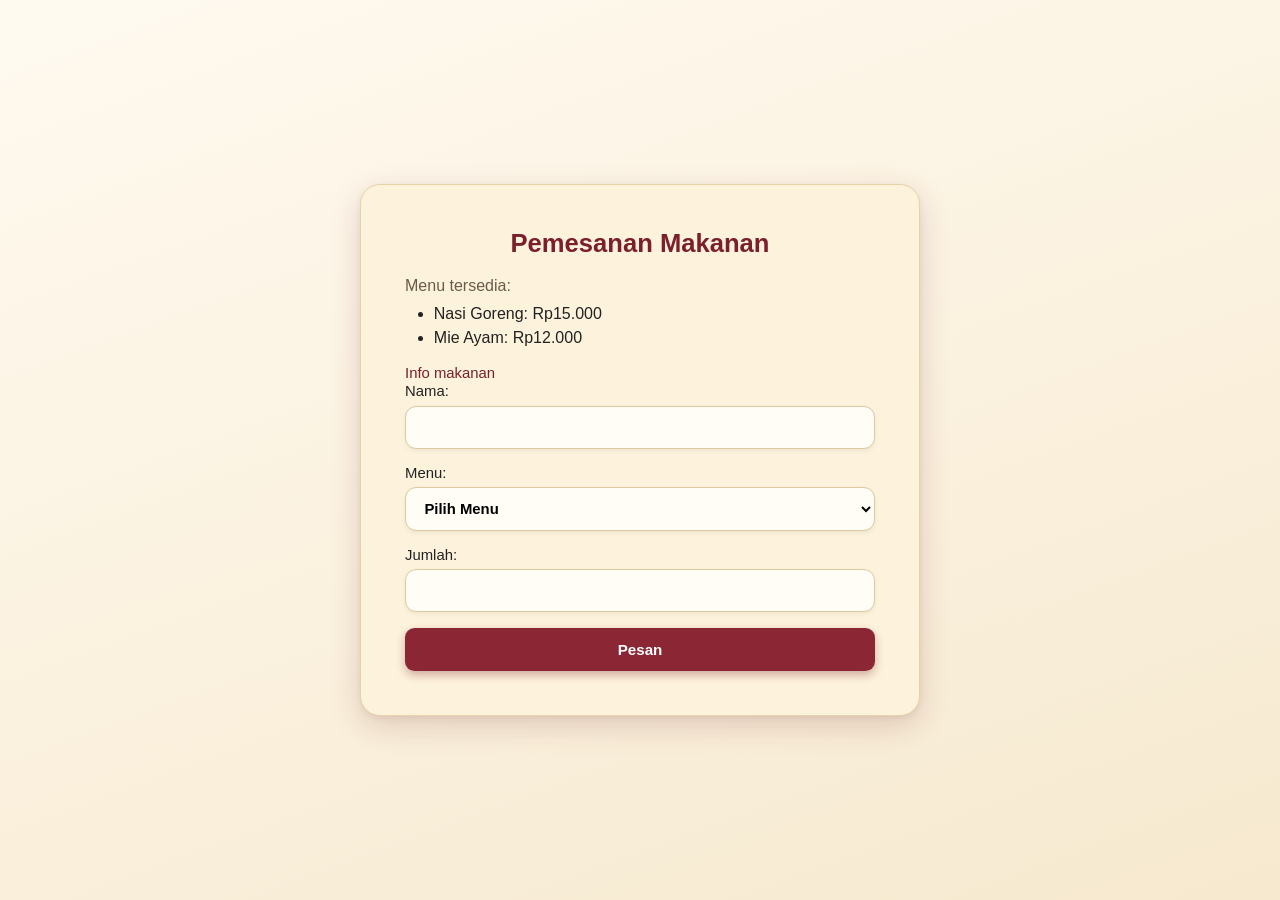
<file: index.html>
<!DOCTYPE html>
<html lang="id">
<head><meta charset="UTF-8"><meta name="viewport" content="width=device-width,initial-scale=1">
<title>Pemesanan Makanan</title><link rel="stylesheet" href="style.css"></head>
<body>
<div class="kartu">
  <h1>Pemesanan Makanan</h1>
  <p class="abu">Menu tersedia:</p>
  <ul>
    <li>Nasi Goreng: Rp15.000</li>
    <li>Mie Ayam: Rp12.000</li>
  </ul>

  <form id="formPesan" action="invoice.php" method="POST" novalidate>
    <input type="hidden" name="token" id="token">
    <fieldset>
      <legend><a href="info.html">Info makanan</a></legend>
      <label for="nama">Nama:</label>
      <input type="text" id="nama" name="nama">
      <div id="daftarBaris"></div>
    </fieldset>
    <div id="pesanError" class="error" style="display:none"></div>
    <button type="submit" class="tombol">Pesan</button>
  </form>
</div>
<script src="script.js"></script>
</body></html>
</file>
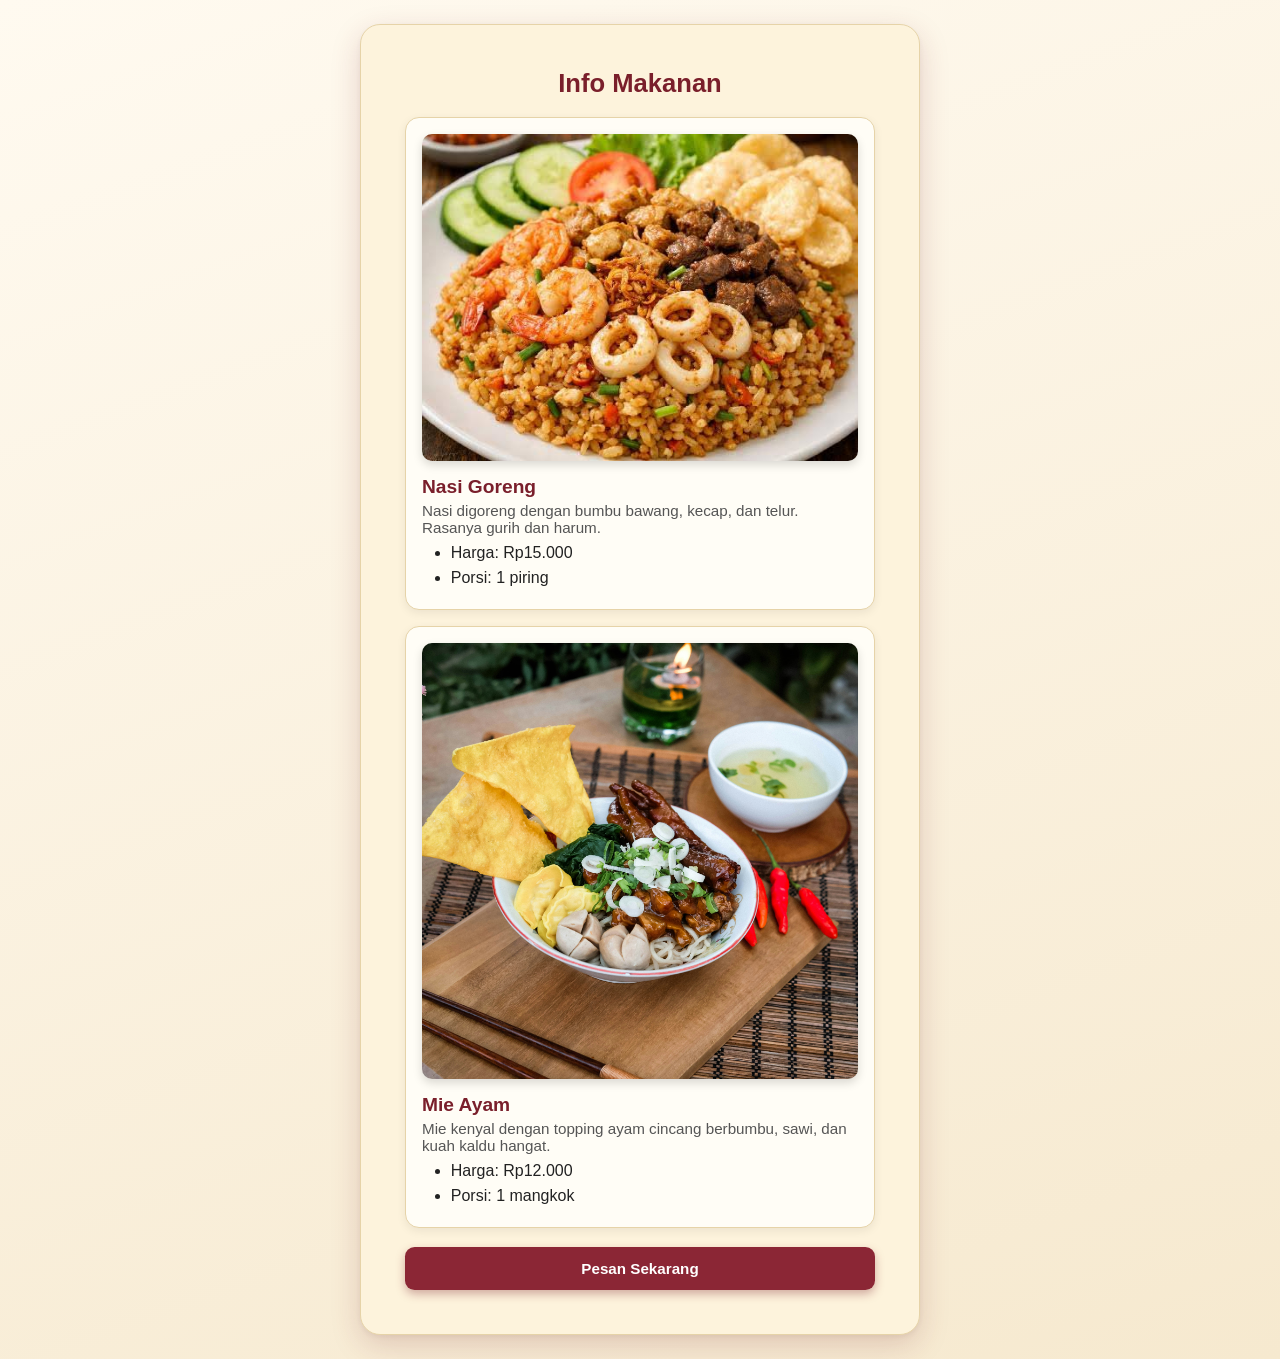
<file: info.html>
<!DOCTYPE html>
<html lang="id">
<head><meta charset="UTF-8"><meta name="viewport" content="width=device-width,initial-scale=1">
<title>Info Makanan</title><link rel="stylesheet" href="style.css"></head>
<body>
<div class="kartu">
  <h1>Info Makanan</h1>

  <div class="grid">
  <div class="menu-item">
    <img src="img/nasi_goreng.jpg" alt="Nasi Goreng">
    <h2>Nasi Goreng</h2>
    <p>Nasi digoreng dengan bumbu bawang, kecap, dan telur. Rasanya gurih dan harum.</p>
    <ul>
      <li>Harga: Rp15.000</li>
      <li>Porsi: 1 piring</li>
    </ul>
  </div>

  <div class="menu-item">
    <img src="img/mie_ayam.jpg" alt="Mie Ayam">
    <h2>Mie Ayam</h2>
    <p>Mie kenyal dengan topping ayam cincang berbumbu, sawi, dan kuah kaldu hangat.</p>
    <ul>
      <li>Harga: Rp12.000</li>
      <li>Porsi: 1 mangkok</li>
    </ul>
  </div>
  </div>

  <a class="tombol info-tombol" href="index.html">Pesan Sekarang</a>
</div>
</body></html>
</file>
<file: style.css>
/* ---------- Variabel warna ---------- */
:root {
  /* maroon */
  --maroon:         #7a1f2b;  /* judul, link, hover tombol */
  --maroon-tombol:  #8b2635;  /* tombol utama, header tabel */
  --maroon-terang:  #a8323f;  /* fokus input */
  --maroon-gelap:   #5a1520;  /* teks badge */
  --maroon-rgb:         122, 31, 43;   /* untuk bayangan */
  --maroon-terang-rgb:  168, 50, 63;

  /* cream */
  --cream:          #fdf3dc;  /* latar kartu */
  --cream-terang:   #fffdf6;  /* input, tabel, kotak info */
  --cream-tua:      #f3e3c0;  /* total, badge, hover */
  --latar-atas:     #fffaf0;  /* gradasi latar halaman */
  --latar-bawah:    #f6e9cf;

  /* garis */
  --garis:          #e6d3a8;  /* kartu & kotak */
  --garis-input:    #dcc9a0;  /* input & pemisah baris */
  --garis-tabel:    #eadfc6;
  --garis-badge:    #dcc590;

  /* teks */
  --teks:           #222;
  --teks-redup:     #6b5a4a;
  --teks-menu:      #555;
  --teks-kecil:     #777;

  /* error */
  --error-latar:    #fdecea;
  --error-garis:    #d9534f;
  --error-teks:     #a94442;
}


/* ---------- Dasar ---------- */
* { box-sizing: border-box; }

html { font-size: 16px; }

body {
  display: flex;
  min-height: 100vh;
  margin: 0;
  padding: 24px;
  font-family: Arial, Helvetica, sans-serif;
  color: var(--teks);
  background: linear-gradient(160deg, var(--latar-atas) 0%, var(--latar-bawah) 100%);
}

h1 {
  margin: 0 0 1.2rem;
  font-size: 1.6rem;
  text-align: center;
  color: var(--maroon);
}

ul { margin: 0 0 1.1rem; padding-left: 1.8rem; }
li { margin: .4rem 0; }

.abu { margin: 0 0 .6rem; color: var(--teks-redup); }


/* ---------- Kartu ---------- */
.kartu {
  width: 90%;
  max-width: 560px;
  margin: auto;
  padding: clamp(22px, 4vw, 44px);
  background: var(--cream);
  border: 1px solid var(--garis);
  border-radius: 20px;
  box-shadow: 0 10px 30px rgba(var(--maroon-rgb), .18), 0 2px 6px rgba(0, 0, 0, .06);
  animation: muncul .5s ease both;
  transition: box-shadow .3s;
}
.kartu:hover {
  box-shadow: 0 16px 40px rgba(var(--maroon-rgb), .25), 0 3px 8px rgba(0, 0, 0, .08);
}


/* ---------- Form ---------- */
fieldset { min-width: 0; margin: 0; padding: 0; border: 0; }

legend {
  margin-bottom: .15rem;
  padding: 0;
  font-size: .93rem;
  color: var(--maroon);
}
legend a { color: var(--maroon); text-decoration: none; }
legend a:hover { text-decoration: underline; }

label { display: block; margin: 0 0 .4rem; font-size: .93rem; }

input,
select {
  display: block;
  width: 100%;
  height: 2.7rem;
  margin: 0 0 1rem;
  padding: 0 .9rem;
  font-family: inherit;
  font-size: .93rem;
  background: var(--cream-terang);
  border: 1px solid var(--garis-input);
  border-radius: .7rem;
  box-shadow: 0 2px 5px rgba(0, 0, 0, .06);
  transition: border-color .2s, box-shadow .2s;
}

select {
  font-weight: 600;
}

input:focus,
select:focus {
  outline: none;
  border-color: var(--maroon-terang);
  box-shadow: 0 0 0 1px var(--maroon-terang), 0 4px 12px rgba(var(--maroon-terang-rgb), .25);
}

input[type=hidden] { display: none; }


/* ---------- Tombol ---------- */
.tombol {
  display: block;
  width: 100%;
  padding: .8rem;
  font-family: inherit;
  font-size: .95rem;
  font-weight: 700;
  text-align: center;
  text-decoration: none;
  color: #fff;
  background: var(--maroon-tombol);
  border: 0;
  border-radius: .6rem;
  box-shadow: 0 4px 10px rgba(var(--maroon-rgb), .35);
  cursor: pointer;
  transition: transform .15s, box-shadow .2s, background .2s;
}
.tombol:hover {
  background: var(--maroon);
  transform: translateY(-2px);
  box-shadow: 0 8px 16px rgba(var(--maroon-rgb), .4);
}
.tombol:active {
  transform: translateY(0);
  box-shadow: 0 2px 5px rgba(var(--maroon-rgb), .3);
}

/* varian tombol putih berbingkai maroon */
.sekunder {
  color: var(--maroon);
  background: var(--cream-terang);
  border: 1px solid var(--maroon-tombol);
  box-shadow: 0 3px 8px rgba(0, 0, 0, .08);
}
.sekunder:hover { background: var(--cream-tua); }


/* ---------- Kotak error ---------- */
.error {
  margin: 0 0 1rem;
  padding: .6rem .9rem;
  font-size: .9rem;
  color: var(--error-teks);
  background: var(--error-latar);
  border-left: 4px solid var(--error-garis);
  border-radius: 8px;
}
.error ul { margin: 0; padding-left: 1.2rem; }
.error li { margin: .25rem 0; }


/* ---------- Halaman index ---------- */
.baris { animation: muncul .35s ease both; }
.baris + .baris {
  padding-top: 1rem;
  border-top: 1px dashed var(--garis-input);
}

/* konfirmasi menu: Hapus dan Tambah */
.konfirmasi {
  display: grid;
  grid-template-columns: 1fr 1fr;
  gap: .6rem;
  margin: -.4rem 0 1.2rem;
}
.konfirmasi button {
  padding: .7rem .5rem;
  font-family: inherit;
  font-size: .88rem;
  font-weight: 700;
  border-radius: .6rem;
  cursor: pointer;
  transition: background .2s, color .2s;
}

.hapus {
  color: var(--maroon);
  background: var(--cream-terang);
  border: 1px solid var(--maroon);
}
.hapus:hover { color: #fff; background: var(--maroon); }

.tambah {
  color: #fff;
  background: var(--maroon-tombol);
  border: 1px solid var(--maroon-tombol);
}
.tambah:hover:not(:disabled) { background: var(--maroon); }
.tambah:disabled { opacity: .45; cursor: not-allowed; }


/* ---------- Halaman info ---------- */
.menu-item {
  display: block;
  margin: 1rem 0;
  padding: 1rem;
  background: var(--cream-terang);
  border: 1px solid var(--garis);
  border-radius: 14px;
  box-shadow: 0 3px 10px rgba(0, 0, 0, .07);
  transition: transform .2s, box-shadow .2s;
}
.menu-item:hover {
  transform: translateY(-3px);
  box-shadow: 0 10px 22px rgba(var(--maroon-rgb), .2);
}
.menu-item img {
  display: block;
  width: 100%;
  margin-bottom: .9rem;
  border-radius: 10px;
  box-shadow: 0 4px 10px rgba(0, 0, 0, .15);
}
.menu-item h2 { margin: 0 0 .3rem; font-size: 1.2rem; color: var(--maroon); }
.menu-item p  { margin: .2rem 0; font-size: .95rem; color: var(--teks-menu); }
.menu-item ul { margin: .5rem 0 0; }

.info-tombol { margin-top: 1.2rem; }


/* ---------- Halaman invoice ---------- */
.inv-head { margin: -.4rem 0 1rem; text-align: center; }

.badge {
  display: inline-block;
  padding: .3rem .9rem;
  font-size: .85rem;
  font-weight: 700;
  color: var(--maroon-gelap);
  background: var(--cream-tua);
  border: 1px solid var(--garis-badge);
  border-radius: 999px;
  box-shadow: 0 2px 6px rgba(var(--maroon-rgb), .2);
}

/* Informasi Invoice */
.inv-meta {
  display: grid;
  grid-template-columns: repeat(2, 1fr);
  gap: .8rem;
  margin-bottom: 1rem;
}
.inv-meta div {
  padding: .7rem .8rem;
  background: var(--cream-terang);
  border: 1px solid var(--garis);
  border-radius: 12px;
  box-shadow: 0 3px 8px rgba(0, 0, 0, .06);
}
.inv-meta div:first-child { grid-column: 1 / -1; }
.inv-meta small { display: block; margin-bottom: .2rem; font-size: .75rem; color: var(--teks-kecil); }
.inv-meta b { font-size: .9rem; word-break: break-word; }

table {
  width: 100%;
  margin: 1rem 0;
  border-collapse: collapse;
  overflow: hidden;
  font-size: .93rem;
  background: var(--cream-terang);
  border-radius: 10px;
  box-shadow: 0 3px 10px rgba(0, 0, 0, .08);
}
th, td { padding: .7rem .6rem; text-align: left; border-bottom: 1px solid var(--garis-tabel); }
th { color: #fff; background: var(--maroon-tombol); }
tfoot td { font-weight: 700; background: var(--cream-tua); }
.r { text-align: right; }

.aksi {
  display: grid;
  grid-template-columns: 1fr 1fr;
  gap: .8rem;
  margin-top: 1rem;
}


/* ---------- Animasi ---------- */
@keyframes muncul {
  from { opacity: 0; transform: translateY(14px); }
  to   { opacity: 1; transform: none; }
}


/* ---------- Responsif & cetak ---------- */
@media (max-width: 480px) {
  .inv-meta { grid-template-columns: 1fr; }
  .aksi     { grid-template-columns: 1fr; }
}

@media print {
  body   { background: #fff; }
  .kartu { box-shadow: none; border: 0; }
  .aksi  { display: none; }
}
</file>
